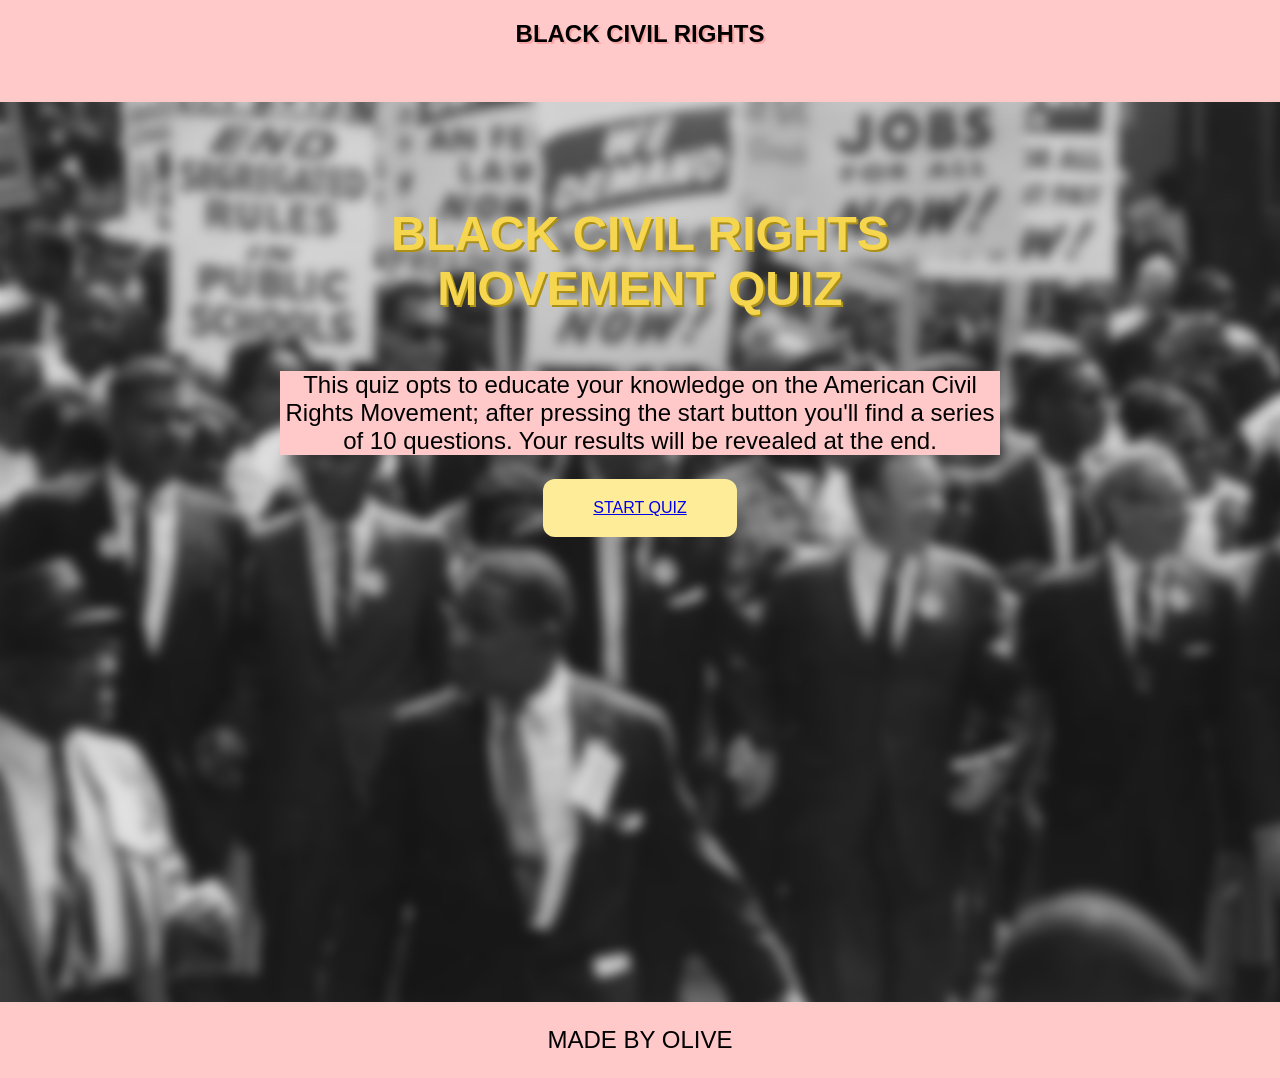
<file: index.html>
<!DOCTYPE html>
<html lang="en">
<head>
    <link rel="stylesheet" href="layout.css">

    <link rel="shortcut icon" href="favicon.ico" type="image/x-icon">
    <meta charset="UTF-8">
    <meta name="viewport" content="width=device-width, initial-scale=1.0">
    <title>Black Civil Rights Quiz</title> 
</head>

<body>

    <h2>BLACK CIVIL RIGHTS</h2>

    <nav class="button">  
    <ul>
        <a href="index.html">HOME</a>
        <a href="questions.html">QUIZ</a>
        <a href="timeline.html">TIMELINE</a>
    </ul>
    </nav>

    <section>

    <div class="hero"> 
    <h1>BLACK CIVIL RIGHTS MOVEMENT QUIZ</h1>
    <div id="info">
        <p>This quiz opts to educate your knowledge on the American Civil Rights Movement; after pressing the start button you'll find a series of 10 questions. Your results will be revealed at the end.</p>
        <button id="startbutton"><a href = 'questions.html'>START QUIZ</a></button> 
    </div>
    </div>
    </section>

    <footer>
        <p>MADE BY OLIVE</p>
    </footer>

</body>

</html>
</file>
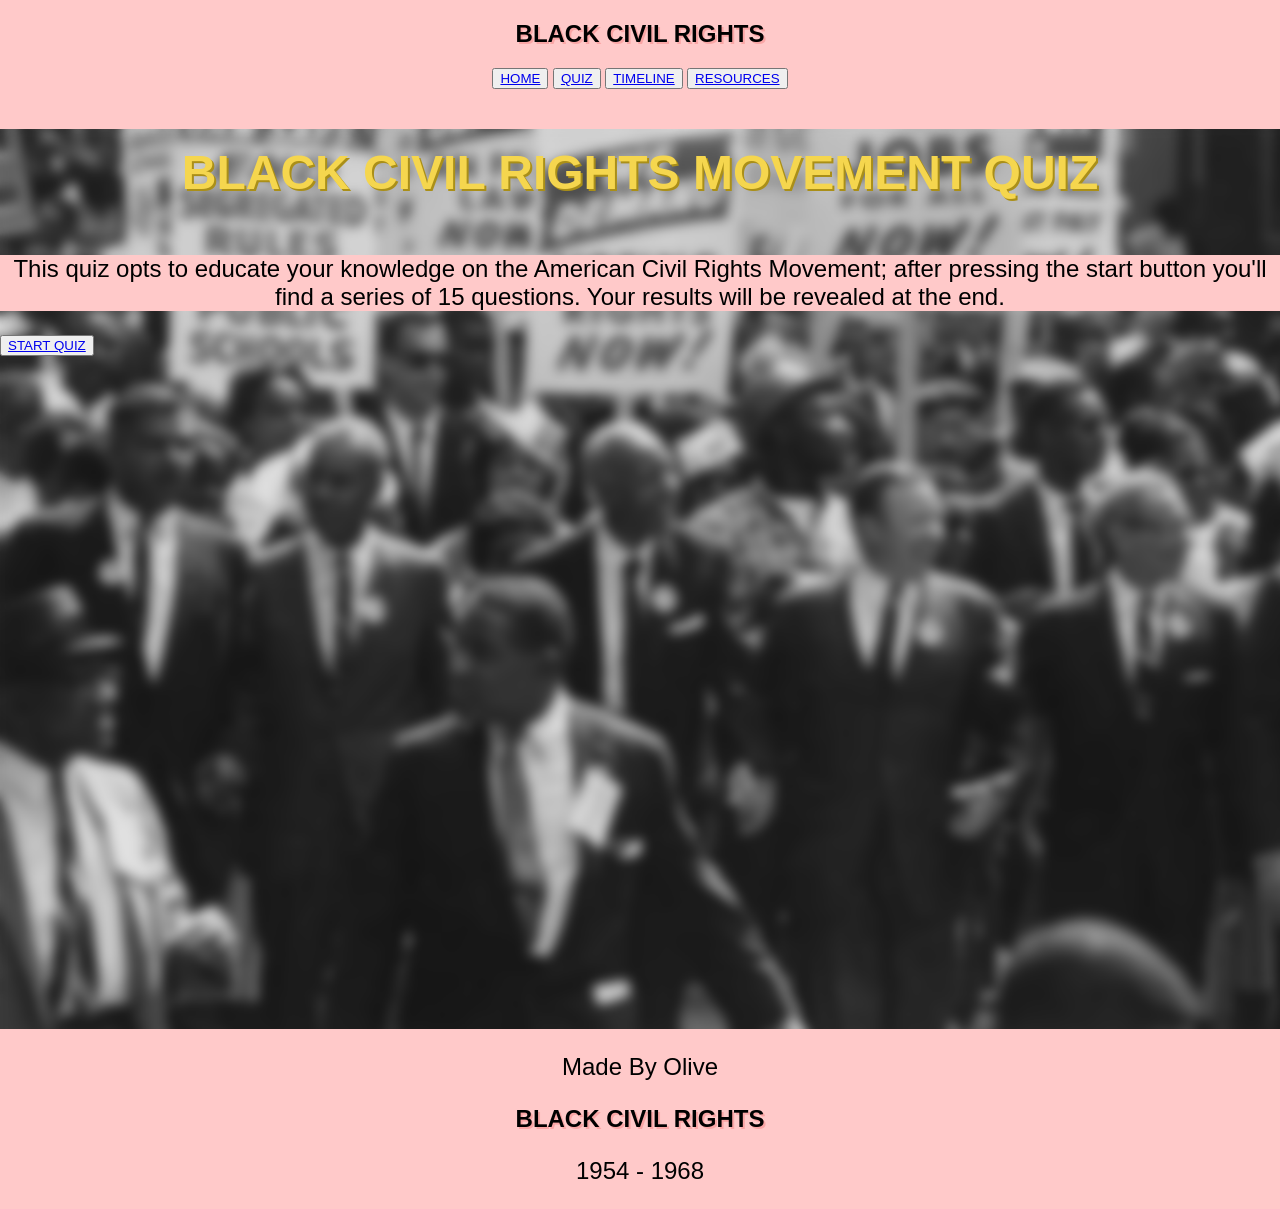
<file: landing.html>
<!DOCTYPE html>
<html lang="en">
<head>
    <link rel="stylesheet" href="layout.css">
    <meta charset="UTF-8">
    <meta name="viewport" content="width=device-width, initial-scale=1.0">
    <title>Black Civil Rights Quiz</title>
</head>
<body>
    <h2>BLACK CIVIL RIGHTS</h2>
    <nav>
    <ul>
      <button><a href = 'http://127.0.0.1:3000/landing.html'>HOME</a></button>
      <button><a href = 'https://classroom.google.com/c/NzkzNDc4MTIwODY1'>QUIZ</a></button>
      <button><a href = 'https://classroom.google.com/c/NzkzNDc4MTIwODY1'>TIMELINE</a></button>
      <button><a href = 'https://classroom.google.com/c/NzkzNDc4MTIwODY1'>RESOURCES</a></button>
    </ul>
    </nav>
    <section>
    <h1>BLACK CIVIL RIGHTS MOVEMENT QUIZ</h1>
    <div>
        <p>This quiz opts to educate your knowledge on the American Civil Rights Movement; after pressing the start button you'll find a series of 15 questions. Your results will be revealed at the end.</p>
        <button><a href = 'https://classroom.google.com/c/NzkzNDc4MTIwODY1'>START QUIZ</a></button>
    </div>
    </section>
    <footer>
        <p>Made By Olive</p><h2>BLACK CIVIL RIGHTS</h2><p>1954 - 1968</p>
    </footer>
</body>
</html>
</file>
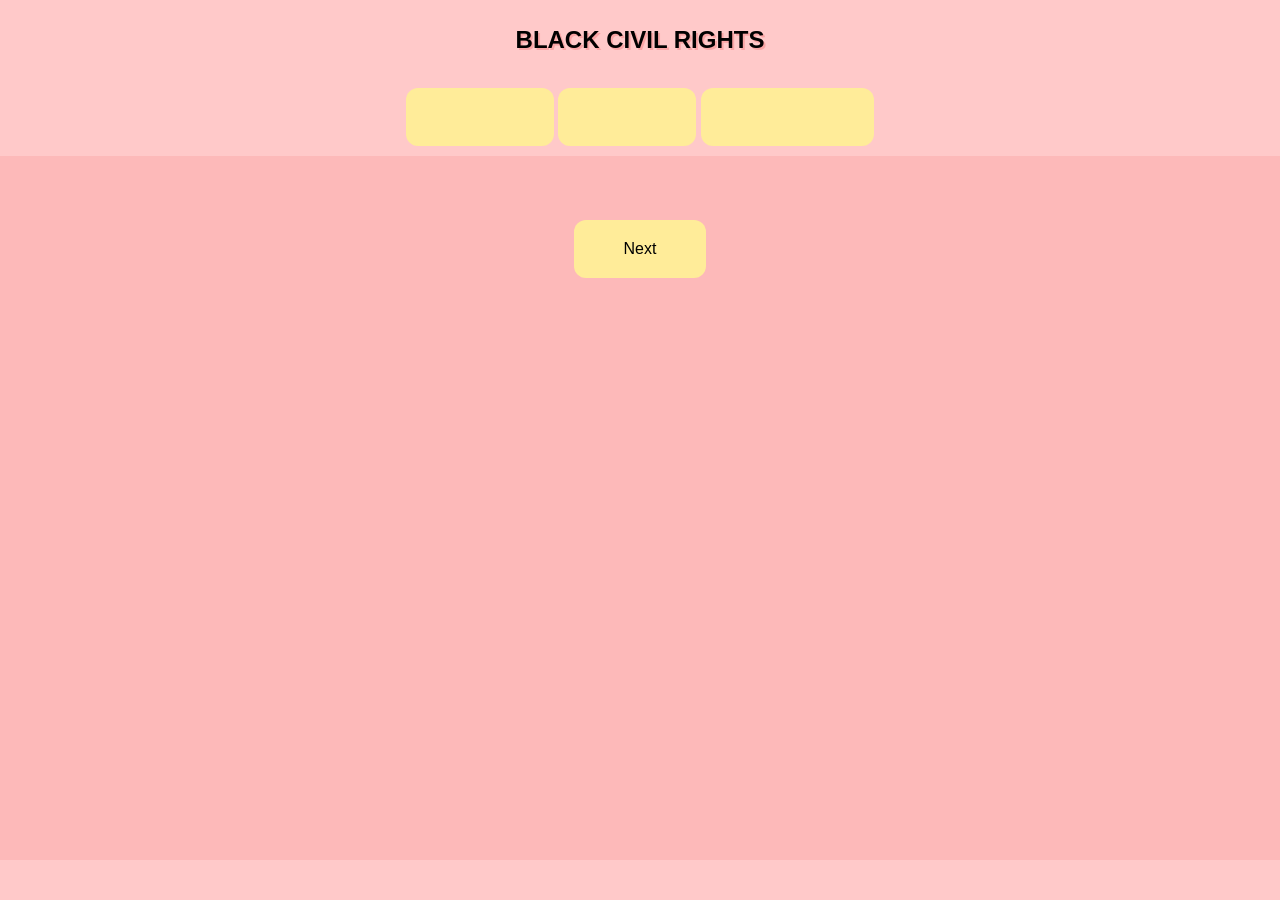
<file: question2.html>
<!DOCTYPE html>
<html lang="en">
<head>
    <meta charset="UTF-8">
    <meta name="viewport" content="width=device-width, initial-scale=1.0">
    <title>Black Civil Rights Quiz</title>

    <link rel="stylesheet" href="questions.css">
    <script src="questions.js" defer></script> 
</head>

<body>

    <h2>BLACK CIVIL RIGHTS</h2>

    <nav>
        <ul>
            <button class="navbutton">
                <a href="index.html"
                   onclick="return confirm('If you leave the quiz now all current progress will be lost!');">
                    HOME
                </a>
            </button>

            <button class="navbutton">
                <a href="question1.html"
                   onclick="return confirm('If you leave the quiz now all current progress will be lost!');">
                    QUIZ
                </a>
            </button>

            <button class="navbutton">
                <a href="timeline.html"
                   onclick="return confirm('If you leave the quiz now all current progress will be lost!');">
                    TIMELINE
                </a>
            </button>
        </ul>
    </nav>

    <section>

        <div class="question1">

            <h1 class="questionName"></h1>

        </div>
        
        <div>

        <p class="resultMessage"></p>

        </div>
        <div>
            <button class="nextButton1">Next</button>
        </div>

    </section>

    <footer>

    </footer>

</body>
</html>
</file>
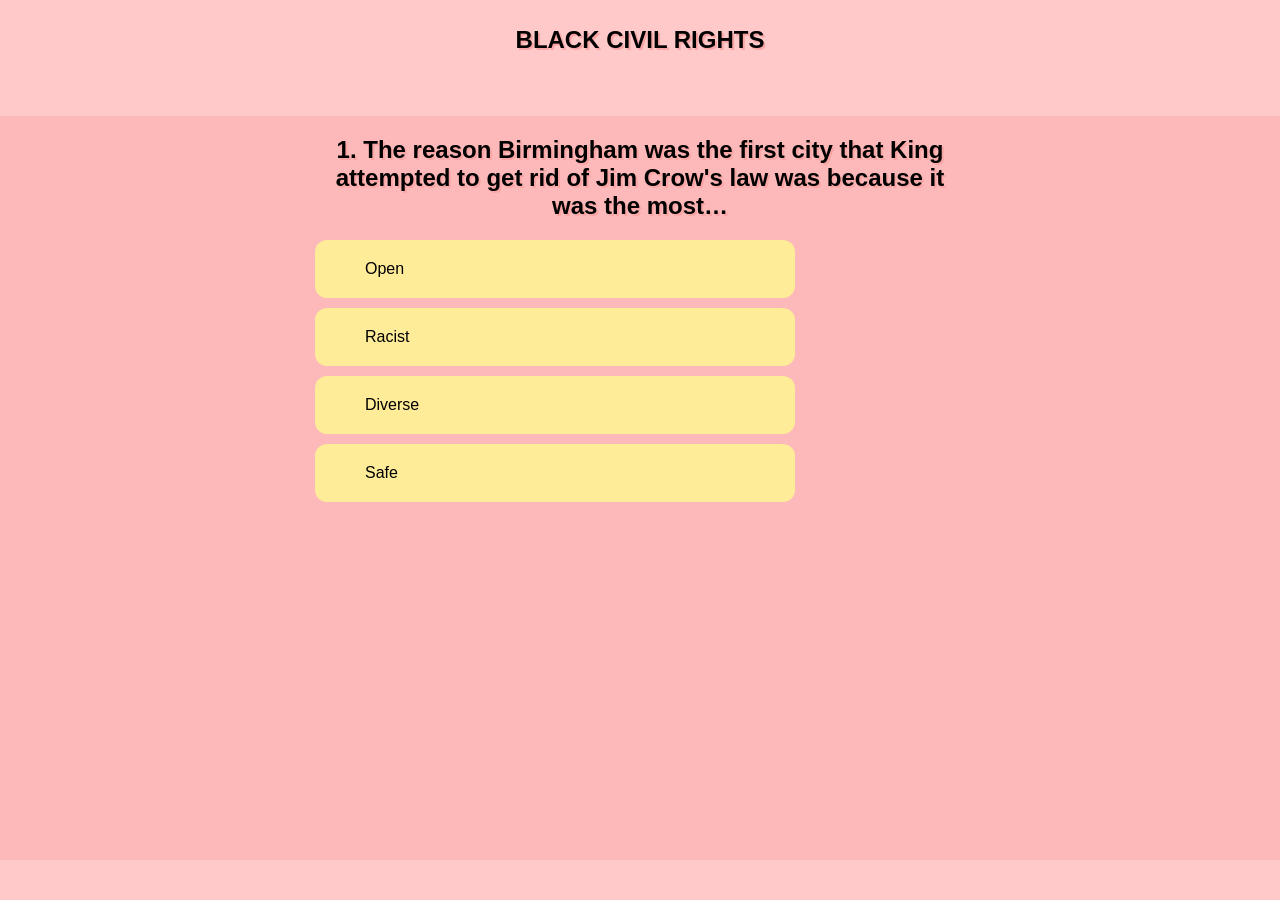
<file: questions.html>
<!DOCTYPE html>
<html lang="en">

<head>
    <meta charset="UTF-8">
    <meta name="viewport" content="width=device-width, initial-scale=1.0">
    <title>Black Civil Rights Quiz</title>

    <link rel="stylesheet" href="questions.css">
    <script src="questions.js" defer></script>
</head>

<body>

    <h2>BLACK CIVIL RIGHTS</h2>

    <nav>
        <ul>
            <a class="navbutton"> 
                <a href="index.html"
                    onclick="return confirm('If you leave the quiz now all current progress will be lost!');">
                    HOME
                </a>
            </a>

            <a class="navbutton">
                <a href="questions.html"
                    onclick="return confirm('If you leave the quiz now all current progress will be lost!');">
                    QUIZ
                </a>
            </a>

            <a class="navbutton">
                <a href="timeline.html"
                    onclick="return confirm('If you leave the quiz now all current progress will be lost!');">
                    TIMELINE
                </a>
            </a>
        </ul>
    </nav>

    <section>

        <div class="question1"> 

            <h2 id="questionName">Question here</h2> 

            <div id="answerButtons"></div> 
        </div>

        <button id="next-btn">Next</button> 
        </div>

    </section>

    <footer>

    </footer>

</body>

</html>
</file>
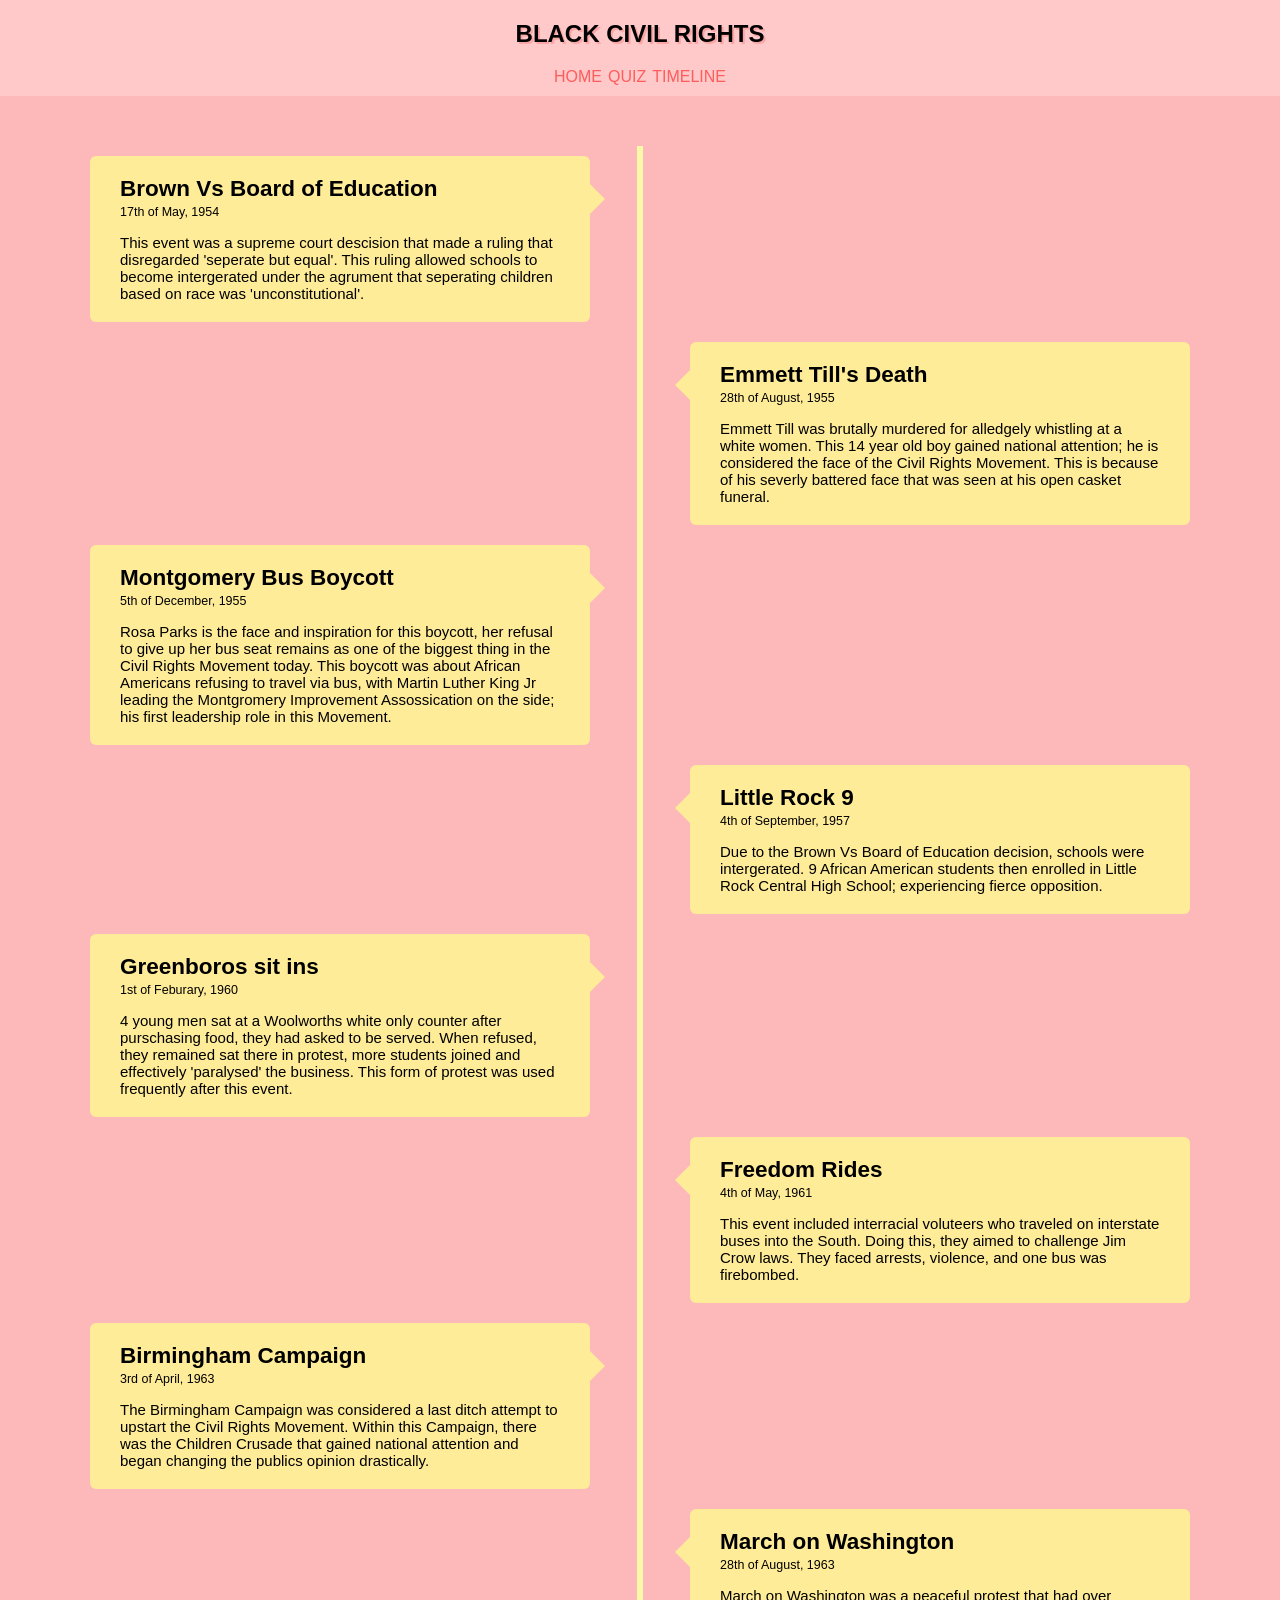
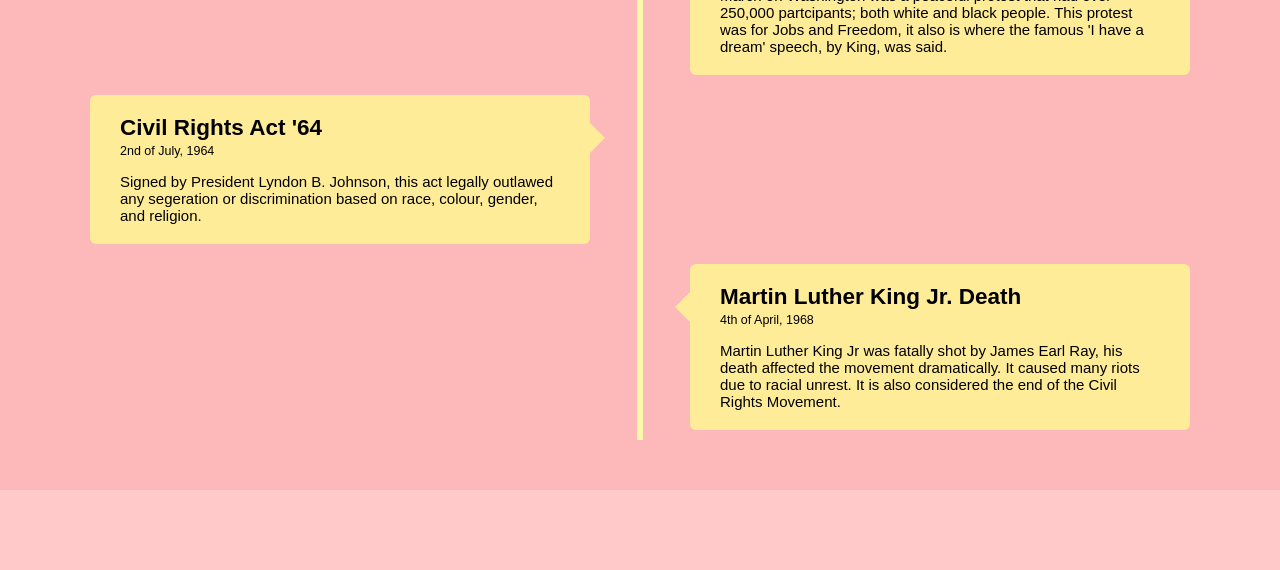
<file: timeline.html>
<!DOCTYPE html>
<html lang="en">

<head>
    <meta charset="UTF-8">
    <meta name="viewport" content="width=device-width, initial-scale=1.0">
    <title>Black Civil Rights Quiz</title>

    <link rel="stylesheet" href="timeline.css">
</head>

<body>

    <h2 class="header">BLACK CIVIL RIGHTS</h2>

    <nav>
        <ul>
            <a href="index.html">HOME</a>
            <a href="questions.html">QUIZ</a>
            <a href="timeline.html">TIMELINE</a>
        </ul>
    </nav>

<section class="timeline-section">

    <div class="timeline">

        <div class=" container container-left">
            <div class="text-box">
                <h2>Brown Vs Board of Education</h2>
                <small>17th of May, 1954</small>
                <p>This event was a supreme court descision that made a ruling that disregarded 'seperate but equal'. This ruling allowed schools to become intergerated under the agrument that seperating children based on race was 'unconstitutional'.</p>
                <span class="container-left-arrow"></span>
            </div>
        </div>

        <div class="container container-right">
            <div class="text-box">
                <h2>Emmett Till's Death</h2>
                <small>28th of August, 1955</small>
                <p>Emmett Till was brutally murdered for alledgely whistling at a white women. This 14 year old boy gained national attention; he is considered the face of the Civil Rights Movement. This is because of his severly battered face that was seen at his open casket funeral.</p>
                <span class="container-right-arrow"></span>
            </div>
        </div>

        <div class="container container-left">
            <div class="text-box">
                <h2>Montgomery Bus Boycott</h2>
                <small>5th of December, 1955</small>
                <p>Rosa Parks is the face and inspiration for this boycott, her refusal to give up her bus seat remains as one of the biggest thing in the Civil Rights Movement today. This boycott was about African Americans refusing to travel via bus, with Martin Luther King Jr leading the Montgromery Improvement Assossication on the side; his first leadership role in this Movement.</p>
                <span class="container-left-arrow"></span>
            </div>
        </div>

        <div class="container container-right">
            <div class="text-box">
                <h2>Little Rock 9</h2>
                <small>4th of September, 1957</small>
                <p>Due to the Brown Vs Board of Education decision, schools were intergerated. 9 African American students then enrolled in Little Rock Central High School; experiencing fierce opposition.</p>
                <span class="container-right-arrow"></span>
            </div>
        </div>

        <div class="container container-left">
            <div class="text-box">
                <h2>Greenboros sit ins</h2>
                <small>1st of Feburary, 1960</small>
                <p>4 young men sat at a Woolworths white only counter after purschasing food, they had asked to be served. When refused, they remained sat there in protest, more students joined and effectively 'paralysed' the business. This form of protest was used frequently after this event. </p>
                <span class="container-left-arrow"></span>
            </div>
        </div>

        <div class="container container-right">
            <div class="text-box">
                <h2>Freedom Rides</h2>
                <small>4th of May, 1961</small>
                <p>This event included interracial voluteers who traveled on interstate buses into the South. Doing this, they aimed to challenge Jim Crow laws. They faced arrests, violence, and one bus was firebombed.</p>
                <span class="container-right-arrow"></span>
            </div>
        </div>

        <div class="container container-left">
            <div class="text-box">
                <h2>Birmingham Campaign</h2>
                <small>3rd of April, 1963</small>
                <p>The Birmingham Campaign was considered a last ditch attempt to upstart the Civil Rights Movement. Within this Campaign, there was the Children Crusade that gained national attention and began changing the publics opinion drastically.</p>
                <span class="container-left-arrow"></span>
            </div>
        </div>

        <div class="container container-right">
            <div class="text-box">
                <h2>March on Washington</h2>
                <small>28th of August, 1963</small>
                <p>March on Washington was a peaceful protest that had over 250,000 partcipants; both white and black people. This protest was for Jobs and Freedom, it also is where the famous 'I have a dream' speech, by King, was said.</p>
                <span class="container-right-arrow"></span>
            </div>
        </div>

        <div class="container container-left">
            <div class="text-box">
                <h2>Civil Rights Act '64</h2>
                <small>2nd of July, 1964</small>
                <p>Signed by President Lyndon B. Johnson, this act legally outlawed any segeration or discrimination based on race, colour, gender, and religion.</p>
                <span class="container-left-arrow"></span>
            </div>
        </div>

        <div class="container container-right">
            <div class="text-box">
                <h2>Martin Luther King Jr. Death</h2>
                <small>4th of April, 1968</small>
                <p>Martin Luther King Jr was fatally shot by James Earl Ray, his death affected the movement dramatically. It caused many riots due to racial unrest. It is also considered the end of the Civil Rights Movement.</p>
                <span class="container-right-arrow"></span>
            </div>
        </div>

    </div>
</section>

    <footer>
        
    </footer>

</body>
</html>
</file>
<file: layout.css>
body {
    background: #ffc9c9;
    font-family:Verdana, Geneva, Tahoma, sans-serif ;
    margin: 0;
}

#info {
    background-color: #ffec99(237, 221, 83, 1);
    max-width: 45rem; 
    margin: 0 auto;
    padding: 0rem;
    border-radius: 30px;
}

section {
    background-image: url('images/civilrights.png');
    background-size: cover;
    width: 100%;
    height: 100vh;
}

.hero {
    padding: 3rem;
    margin: 0 auto;
    max-width: 45rem;
}

#startbutton {
    font-family: 'Lucida Sans', 'Lucida Sans Regular', 'Lucida Grande', 'Lucida Sans Unicode', Geneva, Verdana, sans-serif;
    font-size: medium;
    color: #000;
    background-color: #ffec99;
    padding: 20px 50px;
    margin: 0 auto;
    border-radius: 12px;
    border: 2px black;
    border-style:hidden;
    text-decoration: none;
    display: flex;
    flex-direction: column;
    align-items: center;
    transition: 0.4s;
}

#startbutton:hover {
    background-color: #e7c944;
    text-decoration: underline;
}

ul{
    text-align: center;
    margin: 10;
    padding: 0;
}


h1 {
    font-size:xxx-large;
    text-align: center;
    padding: 1rem;
    color: #f5d64e;
    text-shadow: 2px 2px #aa8f18;
    
}

h2 {
    text-align: center;
    text-shadow: 2px 2px #faa6a6;
}

p {
    text-align: center;
    font-size:x-large;
    background-color: #ffc9c9;
}

.button a:link {
    text-decoration: none;
}

.button a {
    font-family: 'Gill Sans', 'Gill Sans MT', Calibri, 'Trebuchet MS', sans-serif;
    color:#0000;
}

.button a:hover {
  text-decoration: underline;
}

footer {
    text-align: center;
    font-family:'Gill Sans', 'Gill Sans MT', Calibri, 'Trebuchet MS', sans-serif
}
</file>
<file: questions.css>
* {
    margin: 0;
    box-sizing: border-box;
}

body {
    background: #ffc9c9;
    font-family:Verdana, Geneva, Tahoma, sans-serif ;
    margin: 0;
    min-height: 100vh;
    display: flex;
    flex-direction: column;
}

nav {
    margin: 10px;

}

.navbutton {
    min-width: none;
}

a:link {
    text-decoration: none;
}

a {
    font-family: 'Gill Sans', 'Gill Sans MT', Calibri, 'Trebuchet MS', sans-serif;
    color:#0000;
}

  a:hover {
  text-decoration: underline;
}

button {
    font-family: 'Lucida Sans', 'Lucida Sans Regular', 'Lucida Grande', 'Lucida Sans Unicode', Geneva, Verdana, sans-serif;
    font-size: medium;
    background-color: #ffec99;
    padding: 20px 50px;
    margin: 0 auto;
    border-radius: 12px;
    border: 2px black;
    border-style:hidden;
    transition: 0.4s;
    cursor: pointer;
    text-align: center;
}

button:hover {
    background-color: #f5d64e;
}

ul{
    text-align: center;
    margin: 10;
    padding: 0;
}

section {
    background-color: #fdb9b9;
    flex: 1;
    display: flex;
    flex-direction: column;
    align-items: center;
}

h2 {
    text-align: center;
    text-shadow: 2px 2px #faa6a6;
    margin: 1rem;
    padding-top: 10px;
    padding-bottom: 0.5rem; 
}

main {
    max-width: 45rem;
    margin: 0 auto;
    padding: 2rem;

}

h1 {
    font-size: 1.5rem;
    padding: 2rem;
    margin: auto;
    text-align: center;
}

.question {
    padding: 1rem 0 2rem 2rem;
    margin-bottom: 3rem;
}

.question1 {
    max-width: 650px;
    margin: 0 auto;
}

#questionName {
    padding: 0;
    margin: 20px;
    text-align: center;
}

.btn {
    font-family: 'Lucida Sans', 'Lucida Sans Regular', 'Lucida Grande',
        'Lucida Sans Unicode', Geneva, Verdana, sans-serif;
    font-size: medium;
    background-color: #ffec99;
    padding: 20px 50px;
    border-radius: 12px;
    max-width: 100%;
    margin: 10px 0;
    width: 30rem;
    display: flex;
    flex-direction: column;
    gap: 12px;
    border: none;
    transition: 0.4s;
    cursor: pointer;
    text-align: center;
}

.btn:hover:not([disabled]) { 
    background-color: #ffe677;
}

.btn:disabled {
    cursor: no-drop;
}

#next-btn {
    background-color:#ffec99;
    width:150px;
    border:0;
    padding: 10px;
    margin: 20px auto 0;
    border-radius: 4px;
    cursor: pointer;
    display:none;
}

.correct {
    background: rgb(61, 238, 76);
}

.incorrect {
    background: rgb(235, 69, 48);
}

footer {
    text-align: center;
    font-family:'Gill Sans', 'Gill Sans MT', Calibri, 'Trebuchet MS', sans-serif;
    margin: 20px;
}
</file>
<file: timeline.css>
* {
    margin: 0;
    padding: 0;
    box-sizing: border-box;
}

body {
    background: #ffc9c9;
    font-family: Verdana, Geneva, Tahoma, sans-serif;
    margin: 0;
    min-height: 100vh;
}

.header {
    text-align: center;
    text-shadow: 2px 2px #faa6a6;
    padding-top: 20px;
    padding-bottom: 10px;
}

a:link {
    text-decoration: none;
}

a {
    font-family: 'Gill Sans', 'Gill Sans MT', Calibri, 'Trebuchet MS', sans-serif;
    color:#fc5e5e;
}

  a:hover {
  text-decoration: underline;
}

nav ul {
    display: flex;
    justify-content: center;
    gap: 6px;
    list-style: none;
    margin: 10px;
    padding: 0;
}

.timeline-section {
    background-color: #fdb9b9;
    padding: 50px 0;
}

.timeline {
    position: relative;
    max-width: 1200px;
    margin: 0 auto;
}

.container {
    padding: 10px 50px;
    position: relative;
    width: 50%;
    animation: movedown 1s linear forwards;
    opacity: 0;
}

@keyframes movedown {
    0%{
        opacity: 0;
        transform: translateY(-30px);
    }
    100%{
        opacity: 1;
        transform: translateY(0px);
    }
}

.container:nth-child(2) {
    animation-delay: 1s;
}

.container:nth-child(3) {
    animation-delay: 2s;
}

.container:nth-child(4) {
    animation-delay: 3s;
}

.container:nth-child(5) {
    animation-delay: 4s;
}

.container:nth-child(6) {
    animation-delay: 5s;
}

.container:nth-child(7) {
    animation-delay: 6s;
}

.container:nth-child(8) {
    animation-delay: 7s;
}

.container:nth-child(9) {
    animation-delay: 8s;
}

.container:nth-child(10) {
    animation-delay: 9s;
}

.container-left {
    left: 0;
}

.container-right {
    left: 50%;
}

.text-box {
    padding: 20px 30px;
    background:#ffec99;
    position: relative;
    border-radius: 6px;
    font-size: 15px;
}

.text-box h2 {
    font-weight: 600;
}

.text-box small {
    display: inline-block;
    margin-bottom: 15px;
}


.timeline::after {
    content: '';
    position:absolute;
    width: 6px;
    height: 100%;
    background:#faf9a9;
    top: 0;
    left: 50%;
    margin-left:-3px;
    z-index: 0;
    animation: moveline 6s linear forwards;
}

@keyframes moveline {
    0%{
        height: 0;
    }
    100%{
        height: 100;
    }
}

.container-left-arrow {
    height: 0;
    width: 0;
    position:absolute;
    top: 28px;
    z-index: 1;
    border-top: 15px solid transparent;
    border-bottom: 15px solid transparent;
    border-left: 15px solid #ffec99;
    right: -15px;
}

.container-right-arrow {
    height: 0;
    width: 0;
    position:absolute;
    top: 28px;
    z-index: 1;
    border-top: 15px solid transparent;
    border-bottom: 15px solid transparent;
    border-right: 15px solid #ffec99;
    left: -15px;
}

footer {
    text-align: center;
    font-family:'Gill Sans', 'Gill Sans MT', Calibri, 'Trebuchet MS', sans-serif;
    margin: 20px;
    padding: 20px;
    
}

@media screen and (max-width:600px) {

    .timeline {
        margin: 50px auto;
    }
    .timeline::after {
        left: 31px;

    }
    .container {
        width: 100%;
        padding-left: 80px;
        padding-right: 25px;
    }
    .text-box {
        font-size: 13px;
    }
    .text-box small {
        margin-bottom:  10px;
    }
    .container-right {
        left: 0;
    }
    .container-left-arrow, .container-right-arrow {
        border-right: 15px solid #ffec99;
        border-left: 0;
        left: -15px;
    }
}
</file>
